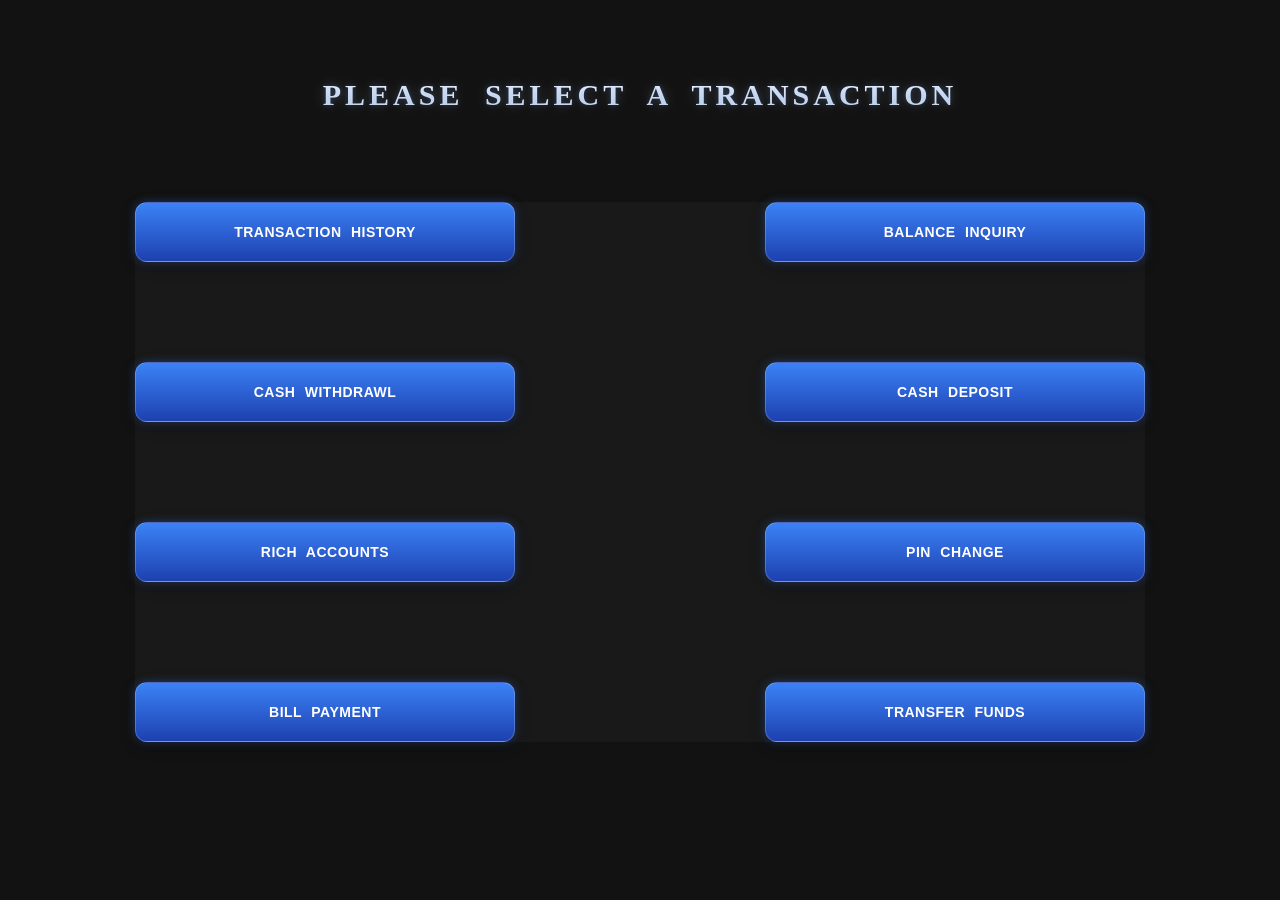
<file: SwiftATM/index.html>
<!DOCTYPE html>
<html lang="en">
<head>
    <meta charset="UTF-8">
    <meta name="viewport" content="width=device-width, initial-scale=1.0">
    <link rel="stylesheet" href="Bank account .css">
    <title>Bank Account</title>
</head>
<body>
    <h1 id="heading">Please select a Transaction</h1>
      <div class="Btn-container">
       
            <button class="Btns" onclick="showsection('Transaction History')">Transaction History</button>
            <button class="Btns" onclick="showsection('Balance Inquiry')">Balance Inquiry</button>
            <button class="Btns" onclick="showsection('Withdraw')">Cash Withdrawl</button>
            <button class="Btns" onclick="showsection('deposit')">Cash Deposit</button>
            <button class="Btns" onclick="showsection('Rich Accounts')">Rich Accounts</button>
            <button class="Btns" onclick="showsection('Pin Change')">Pin Change</button>
            <button class="Btns" onclick="showsection('Bill Payment')">Bill Payment</button>
            <button class="Btns" onclick="showsection('Transfer Funds')">Transfer Funds</button>
      </div>
       <div id="section-container">
            <div id="Transaction History" class="section">
             <input type="number" class="input-box" id= "trans-accNo" placeholder="Enter AccountNO">
             <input type="password" class="input-box" id="trans-pass" placeholder="Enter your Password">
             </div>
            <div id="Balance Inquiry"     class="section"><h1>
                <input type="number" class="input-box" id="Balance-accNo" placeholder="Enter AccountNO "> 
                <input type="password" class="input-box"id="Balance-pass"  placeholder="Enter your Password">
            </div>
            <div id="Withdraw"            class="section">
                <input type="number" class="input-box" id="withdraw-accNo" placeholder="Enter AccountNO">
                <input type="password" class="input-box "id="withdraw-pass" placeholder="Enter your Password ">
                <input type="number" class="input-box" id="withdraw-amt" placeholder="Enter Withdraw Amount ">
            </div>
            <div id="deposit"             class="section">
                <input type="number" class="input-box" id="deposit-accNo" placeholder="Enter AccountNO ">
                <input type="password" class="input-box"id="deposit-pass" placeholder="Enter your Password ">
                <input type="number" class="input-box"  id="deposit-amt" placeholder="Enter Deposit Amount ">
            </div>
            <div id="Rich Accounts"       class="section">
                <input type="number" class="input-box" id="Rich-amt" placeholder="Enter Reach amount">

               
            </div>
            <div id="Pin Change"          class="section">
                <input type="number" class="input-box"id="Pin-accNo" placeholder="Enter AccountNO">
                 <input type="password" class="input-box" id="Pin-old-pass" placeholder="Enter Old Password ">
                <input type="password" class="input-box" id="Pin-new-pass"placeholder="Enter New Password ">
                 
            </div>
            <div id="Bill Payment"        class="section">
                <input type="number" class="input-box" id="Bill-accNo" placeholder="Enter AccountNO">
                  <input type="password" class="input-box" id="Bill-pass" placeholder="Enter your Password ">
                  <input type="number" class="input-box" id="Bill-amt"  placeholder="Enter Bill Amount ">
            </div>
            <div id="Transfer Funds"      class="section">
                <input type="number" class="input-box" id="transfer-accNo" placeholder="Enter AccountNO">
                 <input type="password" class="input-box" id="transfer-pass" placeholder="Enter your Password ">
                <input type="number" class="input-box" id="transfer-amt" placeholder="Enter Transfer Amount ">
                
            </div>
            <button class="main-button Btns">Select another Transaction</button>
               <button onclick="login()" class="Enter-Btn Btns">Enter</button>

        </div>
       <div class="result-box" id="result"> Output</div>
    <script src="Bank account.js"></script>
</body>
</html>
</file>
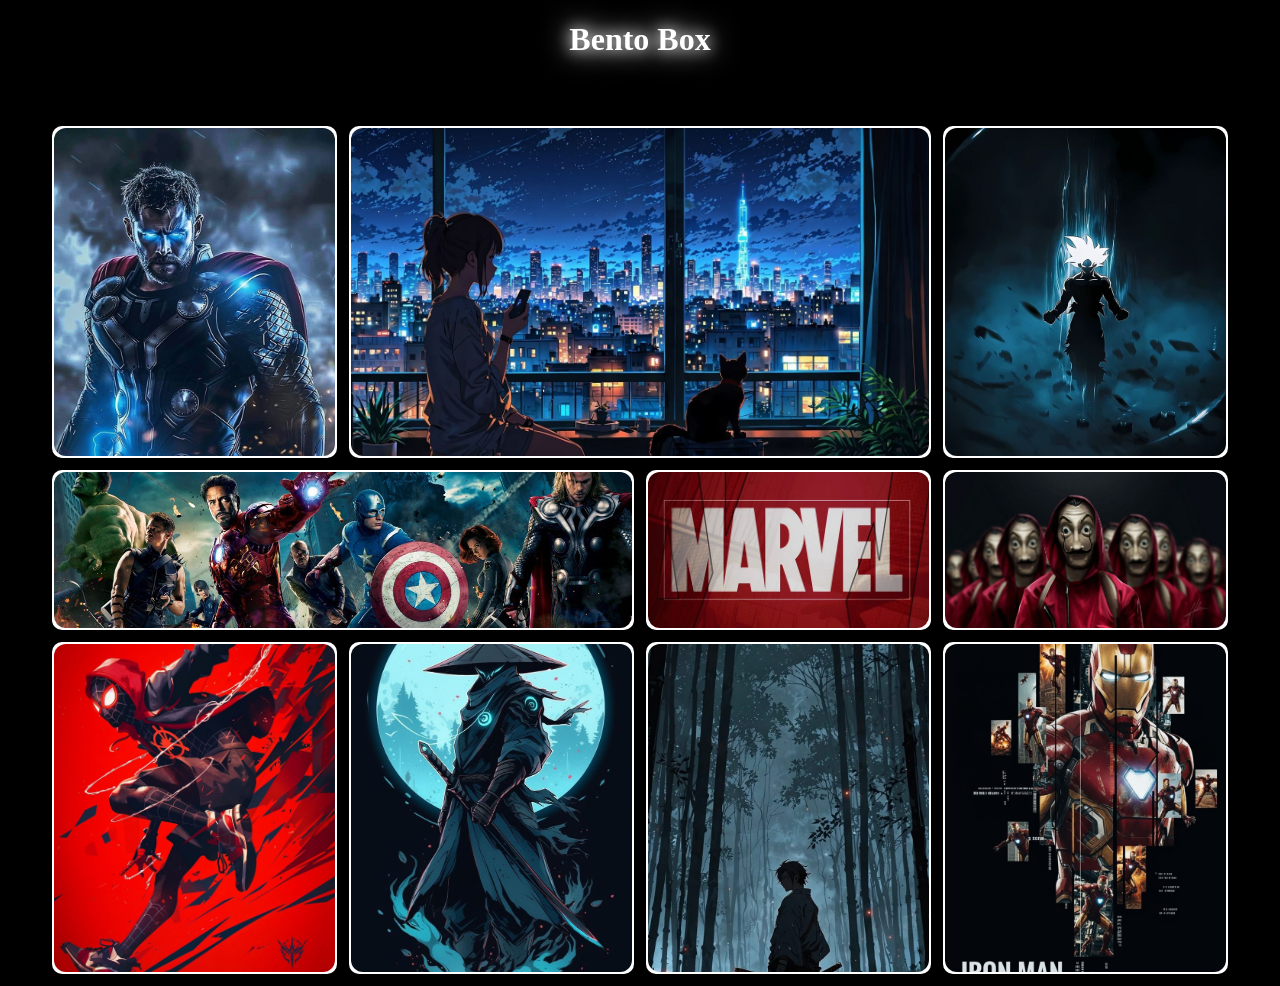
<file: Bento box/Bento box.html>
<!DOCTYPE html>
<html lang="en">
<head>
<meta charset="UTF-8">
<meta name="viewport" content="width=device-width, initial-scale=1.0">
<link rel="stylesheet" href="Bento.css">
<title>Bento Box</title>

</head>

<body>
<h1>Bento Box </h1>
<div class="bento-container">
  <div class="bento-card about">
    <img src="Thor.jpg" >
  </div>
  <div class="bento-card featured">
    <img src="anime.jpg">
  </div>
  <div class="bento-card skills">
    <img src="Goku.jpg">
  </div>

  <div class="bento-card portfolio">
    <img src="avengers.jpg">
  </div>
  <div class="bento-card blog">
    <img src="marvel.jpg" >
  </div>
  <div class="bento-card gallery">
     <img src="money heist.jpg" alt="">
  </div>
  <div class="bento-card tall">
    <img src="spidey.jpg">
  </div>
  <div class="bento-card tall">
    <img src="Hat.jpg">
  </div>
  <div class="bento-card tall">
    <img src="axa.jpg">
  </div>
  <div class="bento-card tall">
    <img src="iron man.jpg" >
  </div>
</div>

</body>
</html>
</file>
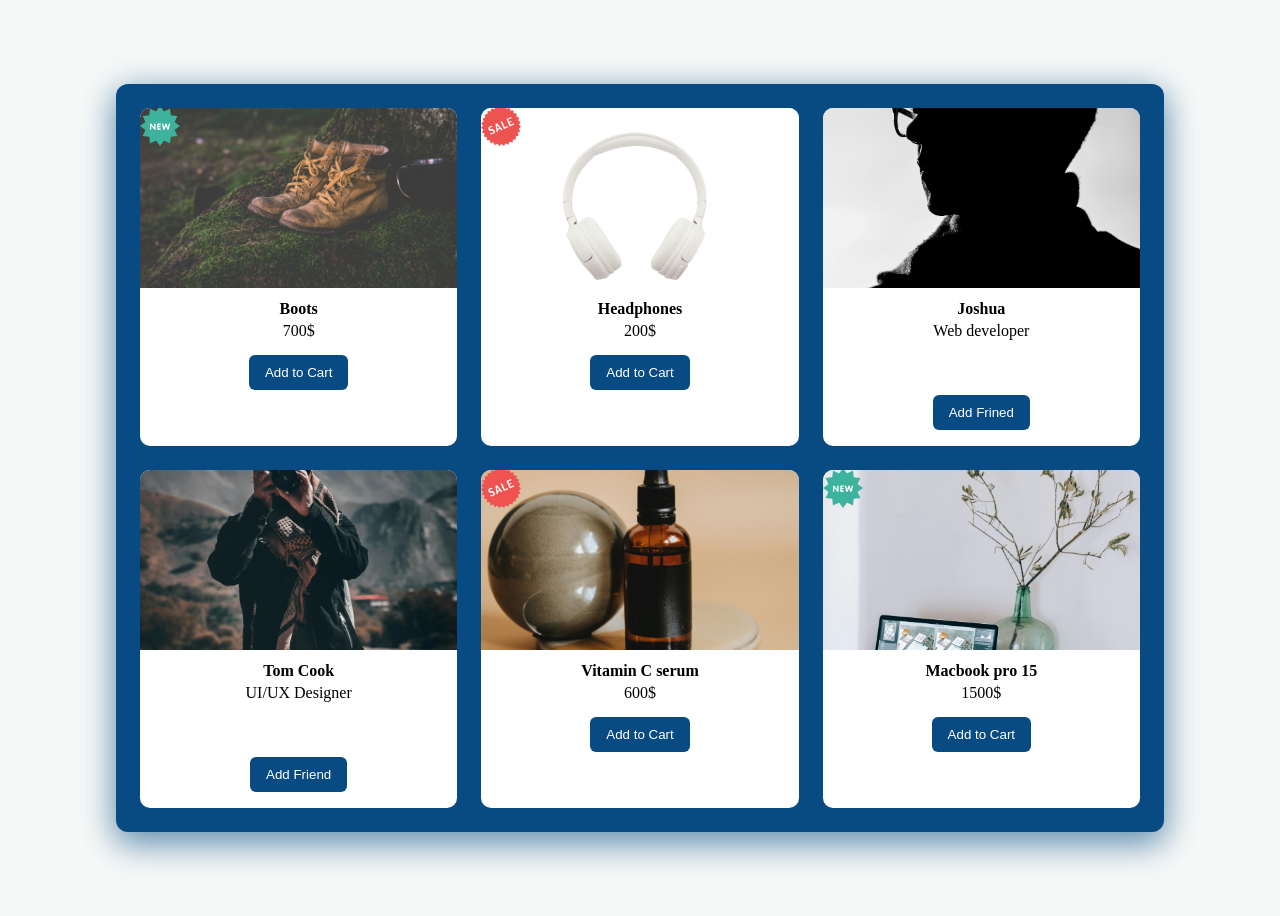
<file: Gird/ Grid UI Components .html>
<!DOCTYPE html>
<html lang="en">
<head>
    <meta charset="UTF-8">
    <meta name="viewport" content="width=device-width, initial-scale=1.0">
    <title> UI Components</title>
    <style>
        body{
            display: flex;
            justify-content:center ;
            align-items: center;
            height:100vh;
            background-color: #f4f8f7; /* soft neutral */
        }
        .card-container{
           height: 700px;
           width: 1000px;
           background-color:#084B83;
           display: grid;
           grid-template-columns: repeat(auto-fit, minmax(250px, 1fr));
           gap: 24px;
           padding: 24px;
           border-radius: 12px;
           transition: transform 2s ease;
           box-shadow: 0 4px 32px rgba(8, 75, 131, 0.35), 0 14px 32px rgba(8, 75, 131, 0.4);
}
.card-container:hover{ 
    transform:translateY(-20px);
     cursor: pointer; 
     box-shadow: 0 4px 38px rgba(8, 75, 131, 0.35), 
              0 22px 32px rgba(8, 75, 131, 0.25); 
            }

.card{
  background-color: white;
  border-radius:10px;
  display: flex;
  flex-direction: column;
  overflow: hidden;
  transition: transform 0.3s ease;
}

.card:hover{
  transform: translateY(-10px) scale(1.05);
}

#img{
  width: 100%;
  height: 180px;
  object-fit: cover;
}

h4{
  margin: 12px 0 4px;
  text-align: center;
}

p{
  margin: 0;
  text-align: center;
}

button{
  margin-top: auto;
  margin-bottom: 16px;
  align-self: center;
  padding: 10px 16px;
  background-color:#084B83;
  color: white;
  border-radius: 6px;
  border: none;
  cursor: pointer;
}
#badge{
  position:relative;
 bottom: 300px;
 height: 40px;
 width:40px;
 object-fit: cover;
}

        </style>
    </head>

<body>
    <div class="card-container">
        <div class="card">
            <img  id="img" src="boot.jpg">
            <h4>Boots</h4>
            <p>700$</p>
            <button>Add to Cart</button>
            <img id="badge" src="new.png" alt="Product">
        </div>
        <div class="card">
            <img id="img" src="Headphone.jpg" >
            <h4>Headphones</h4>
            <p>200$</p>
            <button>Add to Cart</button>
            <img  id="badge"src="sale.png" alt="Product">
        </div>
        <div class="card">
            <img id="img" src="asthetic.jpg" >
            <h4>Joshua</h4>
            <p>Web developer</p>
            <button>Add Frined</button>
        </div>
        <div class="card">
            <img id="img" src="photoshoot.jpg" >
            <h4>Tom Cook</h4>
            <p>UI/UX Designer</p>
            <button>Add Friend</button>
        </div>
        <div class="card">
            <img  id="img" src="Serum.jpg">
            <h4>Vitamin C serum</h4>
            <p>600$</p>
            <button>Add to Cart</button>
            <img id="badge" src="sale.png" alt="">
        </div>
        <div class="card">
            <img id="img" src="mac.jpg" >
            <h4>Macbook pro 15 </h4>
            <p>1500$</p>
            <button>Add to Cart</button>
            <img id="badge" src="new.png" alt="">

        </div>
       
     
    </div>
</body>
</html>
</file>
<file: SwiftATM/Bank account .css>
body{
   background-color:#121212;
    display: flex;
    flex-direction: column;
    justify-content: center;
    align-items: center;
}
#heading{
    
    font-size:30px;
    word-spacing: 10px;
   
    margin-top: 70px;
  
  color: #F8FAFC;
  font-weight: 700;
  text-transform: uppercase;
  
  /* This creates the "Classy" look */
  letter-spacing: 4px; 
  
  /* A very soft glow to match the buttons */
  text-shadow: 0 0 15px rgba(255, 255, 255, 0.2), 
               0 0 5px rgba(59, 130, 246, 0.3);
  
  /* Optional: a subtle gradient for the text itself */
  background: linear-gradient(to bottom, #FFFFFF, #CBD5E1);
  -webkit-background-clip: text;
  -webkit-text-fill-color: transparent;
}

.Btn-container{
    display: grid;
    grid-template-columns: 380px 380px;
    grid-template-rows:repeat(4,60px) ;
    grid-gap:100px 250px;
    border-radius: 12px;
   background-color:rgba(255, 255, 255, 0.03) ;
    margin-top: 70px;
}
.Btns{
     /* height: 50px; */
     /* width: 260px; */
     /* border: 2px  solid white ;
     color:#F8FAFC;
    background-color: #3B82F6 → #1E40AF;
*/
    display:block;
    font-size:15px;
    font-weight: 600;
    word-spacing: 5px;
    letter-spacing:2px;
    text-decoration: none;
   background: linear-gradient(180deg, #3B82F6 0%, #1E40AF 100%);
  
  /* Text Styling */
  color: white;
  font-weight: 600;
  letter-spacing: 0.5px;
  text-transform: uppercase;
  font-size: 14px;

  /* Shape & Border */
  border: 1px solid rgba(255, 255, 255, 0.2); /* Soft white border */
  border-radius: 12px;
  padding: 15px 30px;
  cursor: pointer;

  /* The "Aesthetic" Glow */
  box-shadow: 0 4px 15px rgba(0, 0, 0, 0.3), 
              0 0 10px rgba(59, 130, 246, 0.4);
transition: all 0.3s ease;
}
    

.Btns:hover{
    /* background-color:white;
    cursor: pointer;
    font-size:18px ;
    color: black; */
    /* Apply this to your main ATM buttons */
      transform: translateY(-5px);
      box-shadow: 0 6px 20px rgba(59, 130, 246, 0.6);
      filter: brightness(1.1);

}
.section{
    display: none;
 
}
.input-box{
  margin-top: 100px;
  background: rgba(15, 23, 42, 0.6); /* Deep navy tint */
  border: 1px solid rgba(238, 230, 230, 0.1);
  border-radius: 12px;
  padding: 18px 20px;
  color: #FFFFFF;
  font-size: 1.2rem;
  font-family: 'Courier New', monospace; /* Monospace looks more "secure" for PINs/Amounts */
  letter-spacing: 2px;
  text-align: center; /* Better for ATM PINs/Amounts */
  outline: none;
  transition: all 0.3s ease;
  
  /* Inner shadow to make it look recessed */
  box-shadow: inset 0 2px 4px rgba(0, 0, 0, 0.5);
}

input:focus {
  border-color: #3B82F6;
  background: rgba(15, 23, 42, 0.8);
  /* Sapphire glow when you click to type */
  box-shadow: inset 0 2px 4px rgba(0, 0, 0, 0.5), 
              0 0 15px rgba(59, 130, 246, 0.4);
}

input::placeholder {
  color: #b5c2d4; /* Muted slate color */
  letter-spacing: normal;
}

.main-button{
    display: none;
    height:65px;
    width: 300px;
    border-radius: 5px;
    font-size: 15px;
    font-weight: 600;
   
   border-radius: 4px;
    border: 2px solid black;
    position: relative;
    top: 120px;
    left: 50px;
}
.main-button:hover{
    cursor: pointer;
 

    font-size: 16px;
}
.Enter-Btn{
    height: 50px;
    width:150px;
    border-radius: 4px;
    font-size: 17px;
    font-weight: 600;
    margin-top: 65px;
    margin-left:500px;
    border-radius: 4px;
    border: 2px solid black;
    color: white;
    display: none;
}
.Enter-Btn:hover{
    cursor: pointer;

   }
   .result-box{
     /* color: white;
     word-spacing: 10px;
     font-size:50px;
     padding: 20px;
     margin-top: 200px; */
     display: none;
    
  
    /* Position it right in the center */
    position: fixed; 
    top: 50%;
    left: 50%;
    transform: translate(-50%, -50%);
    
    /* THE FIX: Bright, glowing text */
    color: #bfded6; 
    text-shadow: 0 0 10px rgba(201, 244, 234, 0.6); 
    
    font-size: 2rem;
    font-weight: 400;
    text-align: center;
    z-index:99; /* Ensures it sits on top of buttons */

  
  /* The "Secret Sauce" for Aesthetic Text */
  font-family: 'Inter', sans-serif;
  font-size: 3.5rem;
  font-weight: 700;
  text-transform: uppercase;
  letter-spacing:10px;
  line-height: 1.6;
}

/* Success State - Glowing Mint */
.result-box.text-success {
  color: #00FFC2 !important;
    text-shadow: 0 0 10px rgba(0, 255, 194, 0.6),
                 0 0 20px rgba(0, 255, 194, 0.3);
}


/* Error State - Glowing Rose */
.result-box.text-error {
  color: #FF4D6D !important;
    text-shadow: 0 0 10px rgba(255, 77, 109, 0.6),
                 0 0 10px rgba(255, 77, 109, 0.3);
}
</file>
<file: Bento box/Bento.css>
* {
  box-sizing: border-box;
}

body {
  margin: 0;
  padding: 2rem;
  background:black;
  display: flex;
  justify-content: center;
  align-items: center;
  height: 100vh;
}
h1{
  position: fixed;
  top: 0px;
  color: white;
 
  text-shadow: 0 0px 15px white,0 0 30px white;
 }

.bento-container {

  width: 1200px;
  /* background: #00674F; */
  padding: 12px;
  border-radius: 12px;
position: relative;
top: 100px;
  display: grid;
  grid-template-columns: repeat(4, 1fr);
  grid-auto-rows: 160px;
  gap: 12px;
  transition: transform 1s ease-in ;
}
.bento-container:hover{
    box-shadow: 0px 0px 10px 3px white;
    cursor: pointer;
    transform:translateY(-20px) scale(1);
    animation:hover  2s linear infinite ;
}
@keyframes hover{
 10%{
   box-shadow: 0px 0px 10px 2px white;
 }
 20%{
   box-shadow: 0px 0px 20px 3px white;
 }
 50%{
   box-shadow: 0px 0px 25px 4px white;
 }
 100%{
   box-shadow: 0px 0px 30px 5px white;
 }
}

.bento-card {
  background: white;
  border-radius: 10px;
 transition: transform 0s infinite;
  position: relative;
  border: 2px solid white;
}
.bento-card:hover{
    box-shadow: 0px 0px 10px 2px white;
    cursor: pointer;
    transform:translateY(-10px) scale(1);
}

/* ---- BENTO SHAPE ---- */

.about {
  grid-row: span 2;
}

.featured {
  grid-column: span 2;
  grid-row: span 2;
}

.skills {
  grid-row: span 2;
}

.portfolio {
  grid-column: span 2;
}

.blog {
  grid-column: span 1;
}

.gallery {
  grid-column: span 1;
}
.tall{
    grid-row: span 2;
}
.bento-card img {
  width: 100%;
  height: 100%;
  object-fit: cover;
  display: block;
  border-radius: 12px;
}


/* ---- MOBILE ---- */

@media (max-width: 768px) {
  .bento-container {
    width: 100%;
    grid-template-columns: 1fr;
    grid-auto-rows: auto;
  }

  .bento-card {
    grid-column: span 1 !important;
    grid-row: span 1 !important;
  }
}
</file>
